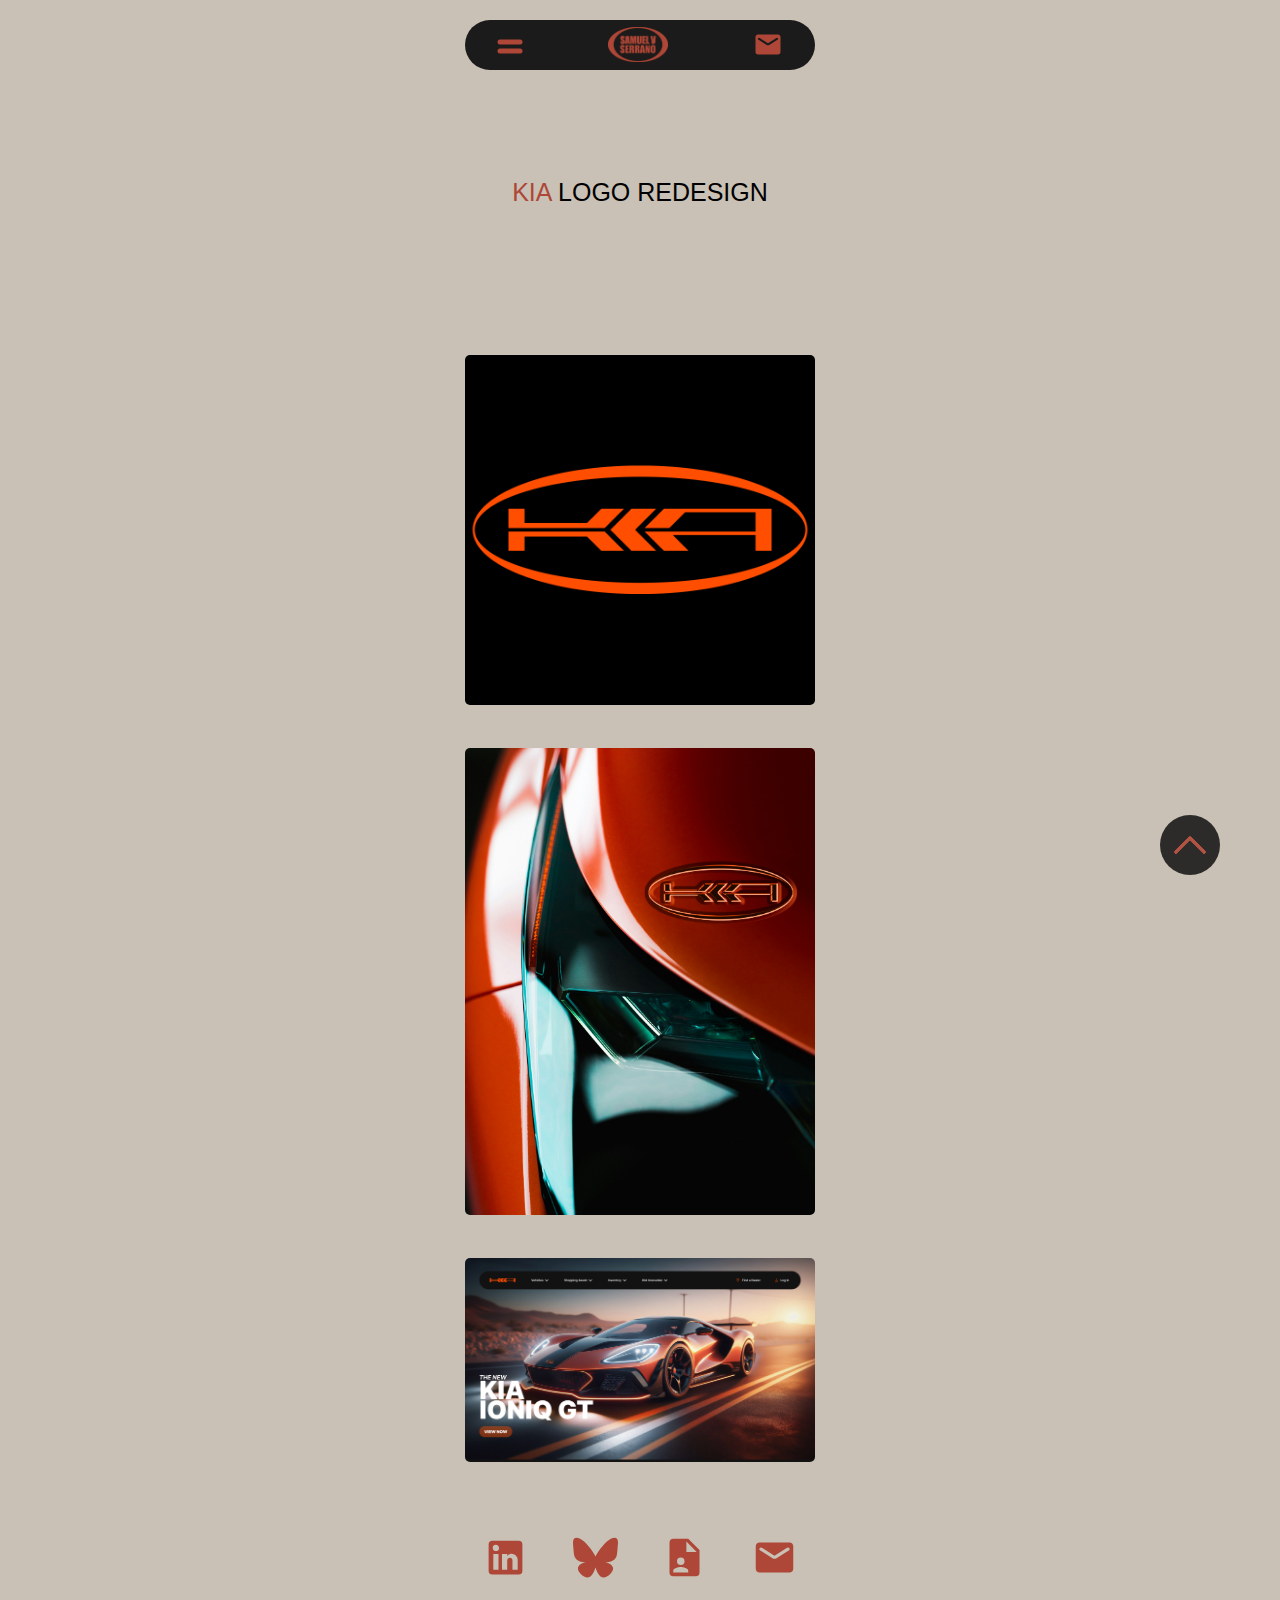
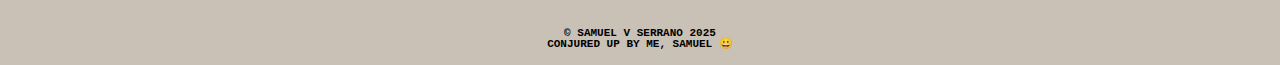
<file: kia.html>
<!DOCTYPE html>
<html lang="en">
<head>
    <meta charset="UTF-8">
    <meta name="viewport" content="width=device-width, initial-scale=1.0">
    <title>Samuel V Serrano - KIA</title>
    <link rel="stylesheet" href="styles.css">

        <!--FAVICON-->
    <link rel="apple-touch-icon" sizes="180x180" href="/apple-touch-icon.png">
    <link rel="apple-touch-icon" sizes="180x180" href="/apple-touch-icon.png">
    <link rel="icon" type="image/png" sizes="32x32" href="/favicon-32x32.png">
    <link rel="icon" type="image/png" sizes="16x16" href="/favicon-16x16.png">
    <link rel="manifest" href="/site.webmanifest">
</head>

    <body>
        <button class="scroll-up-btn">
            <i class="arrow-up"></i>
        </button>

        <header>
            <nav>
                <div class="nav-container">

                    <div class="off-screen-menu">
                        <ul>
                            <li><a href="index.html">home</a></li>
                            <li><a href="work.html">work</a></li>
                            <li><a href="https://www.linkedin.com/in/samuelvegaserrano/" target="_blank">linkedin</a></li>
                            <li><a href="https://bsky.app/profile/samvserrano.bsky.social" target="_blank">bluesky</a></li>
                        </ul>
                    </div>

                    <div class="menu-icon">
                        <span></span>
                        <span></span>
                    </div>

                    <div class="logo"><a href="index.html"><img src="svs_logo_2025.png" alt="logo"></a></div>

                    <div class="other-icon"><a href="mailto:samuelvegaserrano@gmail.com"><svg xmlns="http://www.w3.org/2000/svg" width="30" height="45" viewBox="0 0 24 24"><path fill="#AE4737" d="M20 4H4c-1.1 0-2 .9-2 2v12c0 1.1.9 2 2 2h16c1.1 0 2-.9 2-2V6c0-1.1-.9-2-2-2m-.4 4.25l-6.54 4.09c-.65.41-1.47.41-2.12 0L4.4 8.25a.85.85 0 1 1 .9-1.44L12 11l6.7-4.19a.85.85 0 1 1 .9 1.44"/></svg></a></div>

                </div>
            </nav>
        </header>

        <!-- Hero Section -->
        <section class="hero">
            <h1>
                <span class="highlight">KIA</span> LOGO REDESIGN
            </h1>
        </section>

        <section class="work">

            <div class="work-images">
                <a href=""><div>
                    <img src="KIA_logo(ff4e00).png" alt="">
                </div></a>

                <a href=""><div>
                    <img src="car logo.jpg" alt="">
                </div></a>

                <a href=""><div>
                    <img src="kia_homepage.jpg" alt="">
                </div></a>
            </div>

        </section>

        <footer>
            <div class="icons"> 
                <a href="https://www.linkedin.com/in/samuelvegaserrano/" target="_blank"><svg xmlns="http://www.w3.org/2000/svg" width="45" height="45" viewBox="0 0 24 24"><path fill="#AE4737" d="M19 3a2 2 0 0 1 2 2v14a2 2 0 0 1-2 2H5a2 2 0 0 1-2-2V5a2 2 0 0 1 2-2zm-.5 15.5v-5.3a3.26 3.26 0 0 0-3.26-3.26c-.85 0-1.84.52-2.32 1.3v-1.11h-2.79v8.37h2.79v-4.93c0-.77.62-1.4 1.39-1.4a1.4 1.4 0 0 1 1.4 1.4v4.93zM6.88 8.56a1.68 1.68 0 0 0 1.68-1.68c0-.93-.75-1.69-1.68-1.69a1.69 1.69 0 0 0-1.69 1.69c0 .93.76 1.68 1.69 1.68m1.39 9.94v-8.37H5.5v8.37z"/></svg></a>

                <a href="https://bsky.app/profile/samvserrano.bsky.social" target="_blank"><svg xmlns="http://www.w3.org/2000/svg" width="45" height="45" viewBox="0 0 16 16"><path fill="#AE4737" d="M3.468 1.948C5.303 3.325 7.276 6.118 8 7.616c.725-1.498 2.698-4.29 4.532-5.668C13.855.955 16 .186 16 2.632c0 .489-.28 4.105-.444 4.692c-.572 2.04-2.653 2.561-4.504 2.246c3.236.551 4.06 2.375 2.281 4.2c-3.376 3.464-4.852-.87-5.23-1.98c-.07-.204-.103-.3-.103-.218c0-.081-.033.014-.102.218c-.379 1.11-1.855 5.444-5.231 1.98c-1.778-1.825-.955-3.65 2.28-4.2c-1.85.315-3.932-.205-4.503-2.246C.28 6.737 0 3.12 0 2.632C0 .186 2.145.955 3.468 1.948"/></svg></a>

                <a href="Samuel_Serrano_Resume.pdf" target="_blank"><svg xmlns="http://www.w3.org/2000/svg" width="45" height="45" viewBox="0 0 24 24"><path fill="#AE4737" d="M13 9h5.5L13 3.5zM6 2h8l6 6v12a2 2 0 0 1-2 2H6a2 2 0 0 1-2-2V4c0-1.11.89-2 2-2m8 18v-1c0-1.33-2.67-2-4-2s-4 .67-4 2v1zm-4-8a2 2 0 0 0-2 2a2 2 0 0 0 2 2a2 2 0 0 0 2-2a2 2 0 0 0-2-2"/></svg></a>

                <a href="mailto:samuelvegaserrano@gmail.com"><svg xmlns="http://www.w3.org/2000/svg" width="45" height="45" viewBox="0 0 24 24"><path fill="#AE4737" d="M20 4H4c-1.1 0-2 .9-2 2v12c0 1.1.9 2 2 2h16c1.1 0 2-.9 2-2V6c0-1.1-.9-2-2-2m-.4 4.25l-6.54 4.09c-.65.41-1.47.41-2.12 0L4.4 8.25a.85.85 0 1 1 .9-1.44L12 11l6.7-4.19a.85.85 0 1 1 .9 1.44"/></svg></a>
            </div>

            <p>&copy; SAMUEL V SERRANO 2025
            <br> 
            CONJURED UP BY ME, SAMUEL &#128512</p>
        </footer>

        <script>
            const btn = document.querySelector(".scroll-up-btn");

            btn.addEventListener("click", () => {
                document.documentElement.scrollTo ({
                    top: 0,
                    behavior: "smooth",
                });
            });


            const menuIcon = document.querySelector('.menu-icon');
            
            const offScreenMenu = document.querySelector('.off-screen-menu');

            menuIcon.addEventListener('click', () => {
                menuIcon.classList.toggle('active');
                offScreenMenu.classList.toggle('active');
            })
        </script>

        
    </body>
</html>
</file>
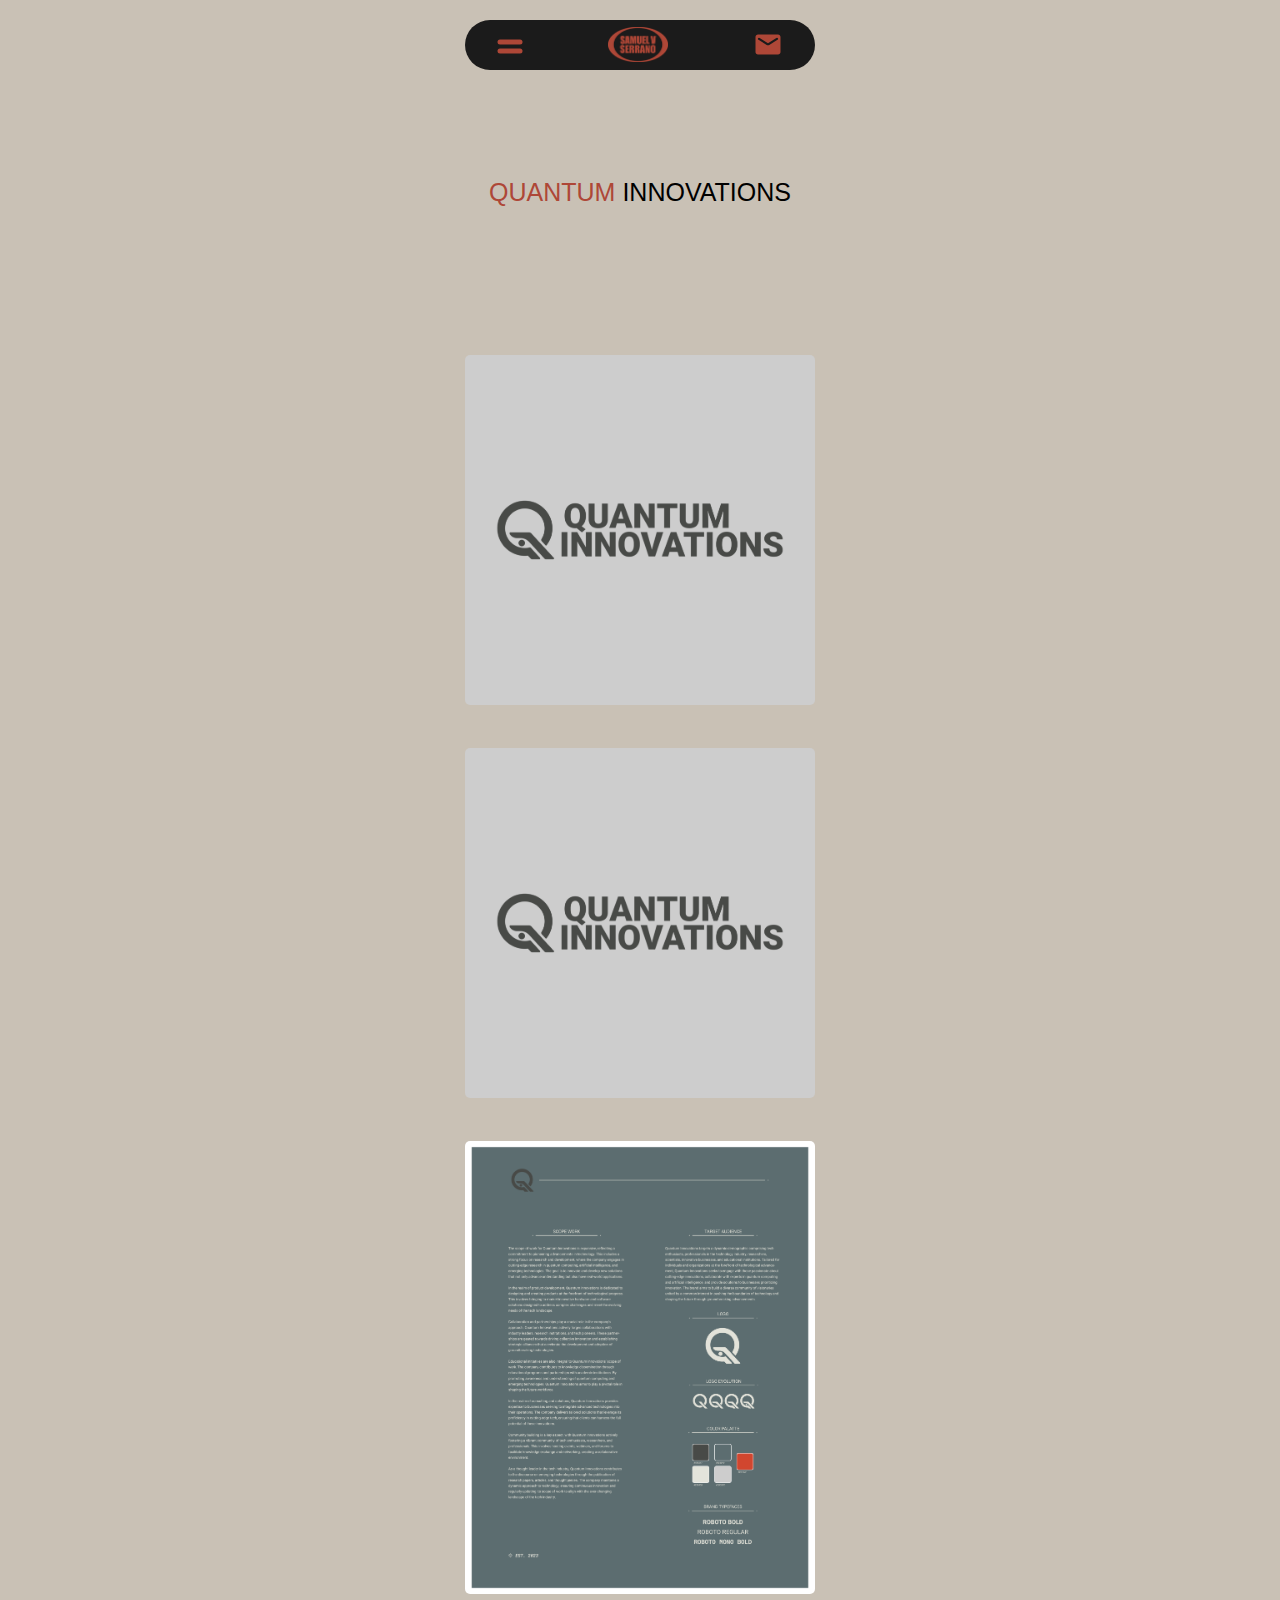
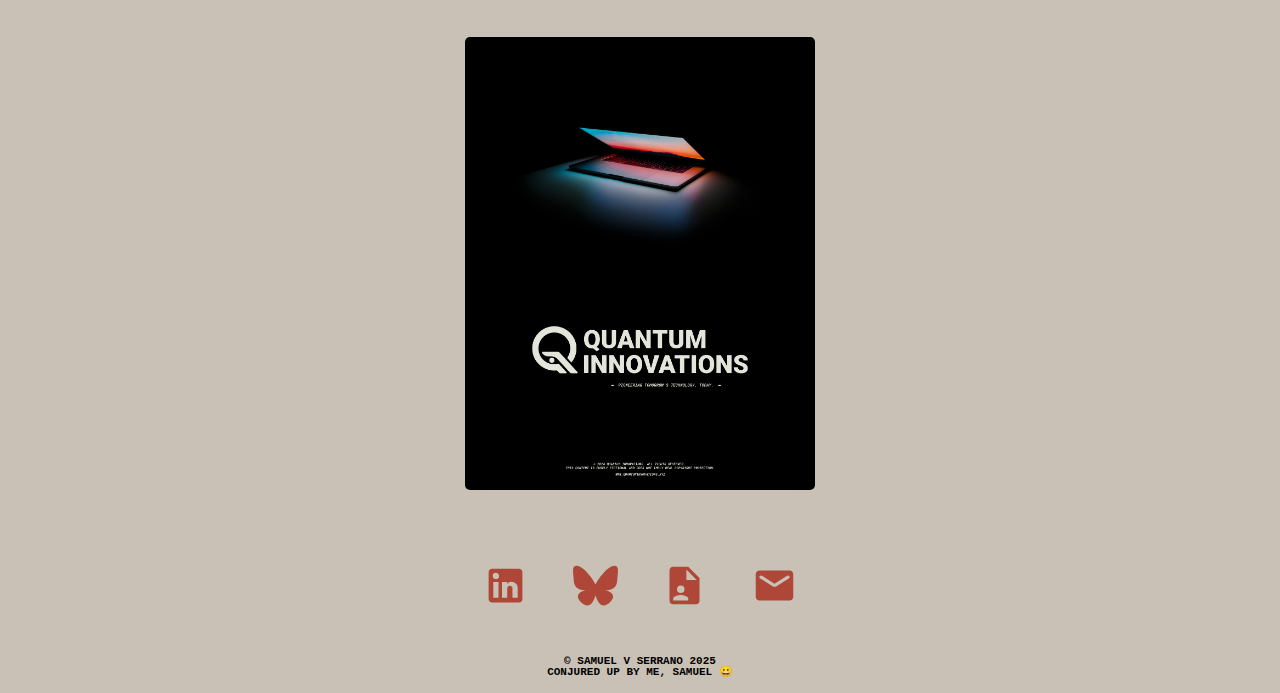
<file: qi.html>
<!DOCTYPE html>
<html lang="en">
<head>
    <meta charset="UTF-8">
    <meta name="viewport" content="width=device-width, initial-scale=1.0">
    <title>Samuel V Serrano - Visual & Web Design</title>
    <link rel="stylesheet" href="styles.css">
</head>

    <body>
        <header>
            <nav>
                <div class="nav-container">

                    <div class="menu-icon">
                        <span></span>
                        <span></span>
                    </div>

                    <div class="logo"><a href="index.html"><img src="svs_logo_2025.png" alt="logo"></a></div>

                    <div class="other-icon"><a href="mailto:samuelvegaserrano@gmail.com"><svg xmlns="http://www.w3.org/2000/svg" width="30" height="45" viewBox="0 0 24 24"><path fill="#AE4737" d="M20 4H4c-1.1 0-2 .9-2 2v12c0 1.1.9 2 2 2h16c1.1 0 2-.9 2-2V6c0-1.1-.9-2-2-2m-.4 4.25l-6.54 4.09c-.65.41-1.47.41-2.12 0L4.4 8.25a.85.85 0 1 1 .9-1.44L12 11l6.7-4.19a.85.85 0 1 1 .9 1.44"/></svg></a></div>

                </div>
            </nav>
        </header>

        <!-- Hero Section -->
        <section class="hero">
            <h1>
                <span class="highlight">QUANTUM</span> INNOVATIONS
            </h1>
        </section>

        <section class="work">

            <div class="work-images">
                <div>
                    <img src="quantum-innovations_logo.png" alt="">
                </div>

                <div>
                    <img src="quantum-innovations_1.png" alt="">
                </div>
                <div>
                    <img src="quantum-innovations_2.png" alt="">
                </div>
                <div>
                    <img src="quantum-innovations_promo.jpg" alt="">
                </div>
            </div>

        </section>

        <footer>
            <div class="icons"> 
                <a href="https://www.linkedin.com/in/samuelvegaserrano/" target="_blank"><svg xmlns="http://www.w3.org/2000/svg" width="45" height="45" viewBox="0 0 24 24"><path fill="#AE4737" d="M19 3a2 2 0 0 1 2 2v14a2 2 0 0 1-2 2H5a2 2 0 0 1-2-2V5a2 2 0 0 1 2-2zm-.5 15.5v-5.3a3.26 3.26 0 0 0-3.26-3.26c-.85 0-1.84.52-2.32 1.3v-1.11h-2.79v8.37h2.79v-4.93c0-.77.62-1.4 1.39-1.4a1.4 1.4 0 0 1 1.4 1.4v4.93zM6.88 8.56a1.68 1.68 0 0 0 1.68-1.68c0-.93-.75-1.69-1.68-1.69a1.69 1.69 0 0 0-1.69 1.69c0 .93.76 1.68 1.69 1.68m1.39 9.94v-8.37H5.5v8.37z"/></svg></a>

                <a href="https://bsky.app/profile/samvserrano.bsky.social" target="_blank"><svg xmlns="http://www.w3.org/2000/svg" width="45" height="45" viewBox="0 0 16 16"><path fill="#AE4737" d="M3.468 1.948C5.303 3.325 7.276 6.118 8 7.616c.725-1.498 2.698-4.29 4.532-5.668C13.855.955 16 .186 16 2.632c0 .489-.28 4.105-.444 4.692c-.572 2.04-2.653 2.561-4.504 2.246c3.236.551 4.06 2.375 2.281 4.2c-3.376 3.464-4.852-.87-5.23-1.98c-.07-.204-.103-.3-.103-.218c0-.081-.033.014-.102.218c-.379 1.11-1.855 5.444-5.231 1.98c-1.778-1.825-.955-3.65 2.28-4.2c-1.85.315-3.932-.205-4.503-2.246C.28 6.737 0 3.12 0 2.632C0 .186 2.145.955 3.468 1.948"/></svg></a>

                <a href="Samuel_Serrano_Resume.pdf" target="_blank"><svg xmlns="http://www.w3.org/2000/svg" width="45" height="45" viewBox="0 0 24 24"><path fill="#AE4737" d="M13 9h5.5L13 3.5zM6 2h8l6 6v12a2 2 0 0 1-2 2H6a2 2 0 0 1-2-2V4c0-1.11.89-2 2-2m8 18v-1c0-1.33-2.67-2-4-2s-4 .67-4 2v1zm-4-8a2 2 0 0 0-2 2a2 2 0 0 0 2 2a2 2 0 0 0 2-2a2 2 0 0 0-2-2"/></svg></a>

                <a href="mailto:samuelvegaserrano@gmail.com"><svg xmlns="http://www.w3.org/2000/svg" width="45" height="45" viewBox="0 0 24 24"><path fill="#AE4737" d="M20 4H4c-1.1 0-2 .9-2 2v12c0 1.1.9 2 2 2h16c1.1 0 2-.9 2-2V6c0-1.1-.9-2-2-2m-.4 4.25l-6.54 4.09c-.65.41-1.47.41-2.12 0L4.4 8.25a.85.85 0 1 1 .9-1.44L12 11l6.7-4.19a.85.85 0 1 1 .9 1.44"/></svg></a>
            </div>

            <p>&copy; SAMUEL V SERRANO 2025
            <br> 
            CONJURED UP BY ME, SAMUEL &#128512</p>
        </footer>

        
    </body>
</html>
</file>
<file: styles.css>
/* http://meyerweb.com/eric/tools/css/reset/ 
   v2.0 | 20110126
   License: none (public domain)
*/

html, body, div, span, applet, object, iframe,
h1, h2, h3, h4, h5, h6, p, blockquote, pre,
a, abbr, acronym, address, big, cite, code,
del, dfn, em, img, ins, kbd, q, s, samp,
small, strike, strong, sub, sup, tt, var,
b, u, i, center,
dl, dt, dd, ol, ul, li,
fieldset, form, label, legend,
table, caption, tbody, tfoot, thead, tr, th, td,
article, aside, canvas, details, embed, 
figure, figcaption, footer, header, hgroup, 
menu, nav, output, ruby, section, summary,
time, mark, audio, video {
	margin: 0;
	padding: 0;
	border: 0;
	font-size: 100%;
	font: inherit;
	vertical-align: baseline;
}
/* HTML5 display-role reset for older browsers */
article, aside, details, figcaption, figure, 
footer, header, hgroup, menu, nav, section {
	display: block;
}
body {
	line-height: 1;
}
ol, ul {
	list-style: none;
}
blockquote, q {
	quotes: none;
}
blockquote:before, blockquote:after,
q:before, q:after {
	content: '';
	content: none;
}
table {
	border-collapse: collapse;
	border-spacing: 0;
}






:root {
    --scarlet: #AE4737;
    --ash: #1B1B1B;
    --sand: #C9C1B5;
    --font-main: Impact, sans-serif;
}




html, body {
    overflow-x: hidden;
}

body {
    font-family: var(--font-main);
    background-color: var(--sand);
    display: flex;
    flex-direction: column;
    align-items: center;
}

.scroll-up-btn {
    all: unset;
    position: fixed;
    bottom: 25px;
    right: 60px;
    height: 60px;
    width: 60px;
    background-color: var(--ash);
    opacity: 90%;
    border-radius: 99%;
    display: flex;
    align-items: center;
    justify-content: center;
    cursor: pointer;
}

.scroll-up-btn .arrow-up {
    width: 20px;
    height: 20px;
    border-left: 4px solid var(--scarlet);
    border-bottom: 4px solid var(--scarlet);
    border-radius: 10%;
    transform: rotate(135deg);
    margin-bottom: -14px;
    pointer-events: none;
}

header {
    background-color: var(--ash);
    border-radius: 90px;
    width: 350px;
    height: 50px;
    margin-top: 20px;

}

nav {
    background-color: var(--background-color);
    padding: 0.5rem 2rem;
}

.nav-container {
    margin-top: -6px;
    display: flex;                /* Put children in a row */
    justify-content: space-between; /* Push left and right items apart */
    align-items: center;         /* Center vertically */
}








.menu-icon {
    width: 25px;
    height: 15px;
    position: relative;;
    display: flex;
    flex-direction: column;
    justify-content: space-between;
    cursor: pointer;
}

.menu-icon span {
    background-color: var(--scarlet);
    height: 5px;
    width: 100%;
    position: absolute;
    display: block;
    border-radius: 50px;
    transform: translate(-50%, -50%);
    top: 50%;
    left: 50%;
    transition: 0.3s ease;
}

.menu-icon span:nth-child(1) {
    top: 20%;
}

.menu-icon span:nth-child(2) {
    top: 85%;
}

.menu-icon.active span:nth-child(1) {
    top: 50%;
    transform: translate(-50%, -50%) rotate(45deg);
}

.menu-icon.active span:nth-child(2) {
    top: 50%;
    transform: translate(-50%, -50%) rotate(-45deg);
}

.off-screen-menu li {
    color: var(--scarlet);
    padding: 20px;
    font-family: monospace;
    font-size: 20px;
    font-weight: bold;
}

.off-screen-menu li a{
    text-decoration: none;
}

.off-screen-menu li a:visited{
    color: var(--scarlet);
}

.off-screen-menu li a:hover{
    color: var(--sand);
    transition: 0.2s ease-in-out;
}

.off-screen-menu li a:link{
    color: var(--scarlet);
}







.logo img {
        width: 60px;
}






/* off-screen-menu */

.off-screen-menu {
    background-color: var(--ash);
    height: 100vh;
    width: 100%;
    max-width: 450px;
    position: fixed;
    top: 0;
    right: -450px;
    display: flex;
    flex-direction: column;
    justify-content: center;
    align-items: center;
    text-align: center;
    font-size: 3rem;
    transition: .3s ease;
}

.off-screen-menu.active {
    right: 0;
}








.highlight {
    color: var(--scarlet);
}

a:visited {
    color: var(--ash);
}

a:hover {
    color: var(--scarlet);
    transition: 0.2s ease-in-out;
}

a:link {
    color: var(--ash);
}






.hero {
    text-align: center;
    padding-top: 80px;
    padding-bottom: 80px;
}

h1 {
    font-size: 25px;
    padding: 30px;
}






h2 {
    font-size: 25px;
}

.samples {
    text-align: center;
    padding: 50px;
}

.samples .samples-images{
    display: flex;                /* Put children in a row */
    justify-content: space-between; /* Push left and right items apart */
    align-items: center;
    margin-top: 20px;
    margin-bottom: 20px;
}

.samples-images img {
    width: 70px;
    padding: 20px;
    border-radius: 100%;
}

.samples-images p {
    font-size: 11px;
    font-family: monospace;
    font-weight: bold;
}

.samples-images a {
    text-decoration: none;

}



.work {
    text-align: center;
}

.work .work-images {
    margin-top: 20px;
    margin-bottom: 20px;
}

.work-images img{
    width: 350px;
    padding: 20px;
    border-radius: 25px;
}




h3 {
    font-size: 20px;
}

.about {
    text-align: center;
    margin-bottom: 50px;
}

.about img {
    width: 200px;
    border-radius: 100%;
    margin: 25px;
}

.about p {
    width: 350px;
    font-family: monospace;
    font-size: 15px;
}








.icons {
    text-align: center;
    padding: 10px;
}

.icons svg {
    padding: 20px;
}

footer p {
    font-size: 11px;
    padding: 15px;
    text-align: center;
    font-family: monospace;
    font-weight: bold;
}






.proj {
    text-align: center;
}

.proj .proj-images {
    margin-top: 20px;
    margin-bottom: 20px;
}

.proj-images img{
    width: 350px;
    padding: 20px;
    border-radius: 25px;
}
</file>
